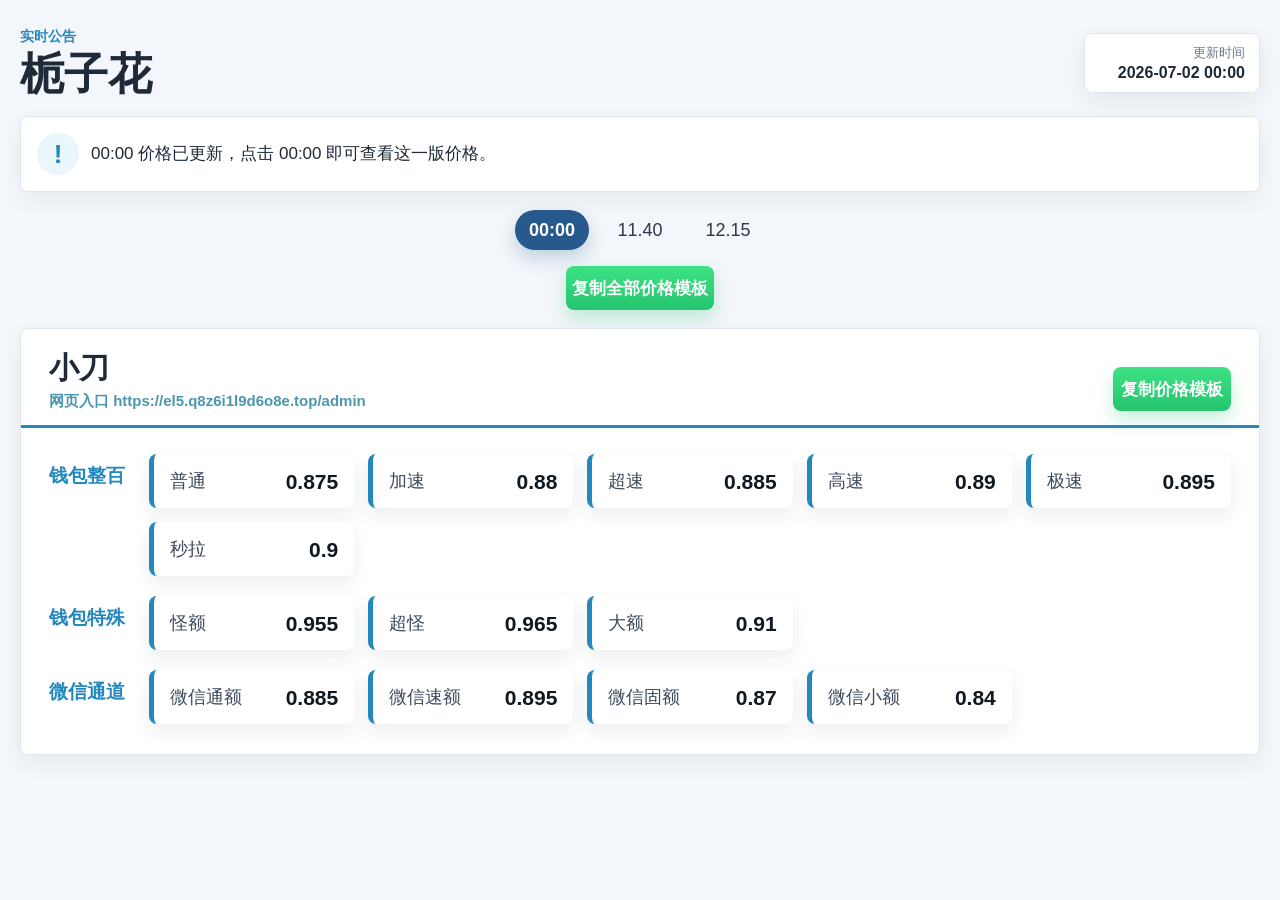
<file: index.html>
<!doctype html>
<html lang="zh-CN">
  <head>
    <meta charset="utf-8">
    <meta name="viewport" content="width=device-width, initial-scale=1">
    <title>公告平台</title>
    <link rel="stylesheet" href="./styles.css">
  </head>
  <body>
    <main class="page">
      <header class="topbar">
        <div>
          <p class="eyebrow">实时公告</p>
          <h1 id="site-title">公告平台</h1>
        </div>
        <div class="status">
          <span>更新时间</span>
          <strong id="updated-at">加载中</strong>
        </div>
      </header>

      <section class="notice" aria-label="公告">
        <div class="notice-mark">!</div>
        <p id="notice-text">正在读取公告内容...</p>
      </section>

      <nav class="time-tabs" id="time-tabs" aria-label="时间标签"></nav>

      <div class="copy-all-bar">
        <button id="copy-all-prices" class="copy-button" type="button">复制全部价格模板</button>
      </div>

      <section id="content" class="content" aria-live="polite"></section>
    </main>

    <template id="section-template">
      <article class="panel">
        <header class="panel-head">
          <div>
            <h2></h2>
            <p class="meta"></p>
          </div>
          <button class="copy-button" type="button">复制</button>
        </header>
        <div class="groups"></div>
      </article>
    </template>

    <template id="group-template">
      <div class="group">
        <h3></h3>
        <div class="items"></div>
      </div>
    </template>

    <template id="item-template">
      <div class="item">
        <span class="label"></span>
        <strong class="value"></strong>
      </div>
    </template>

    <script src="./script.js"></script>
  </body>
</html>
</file>
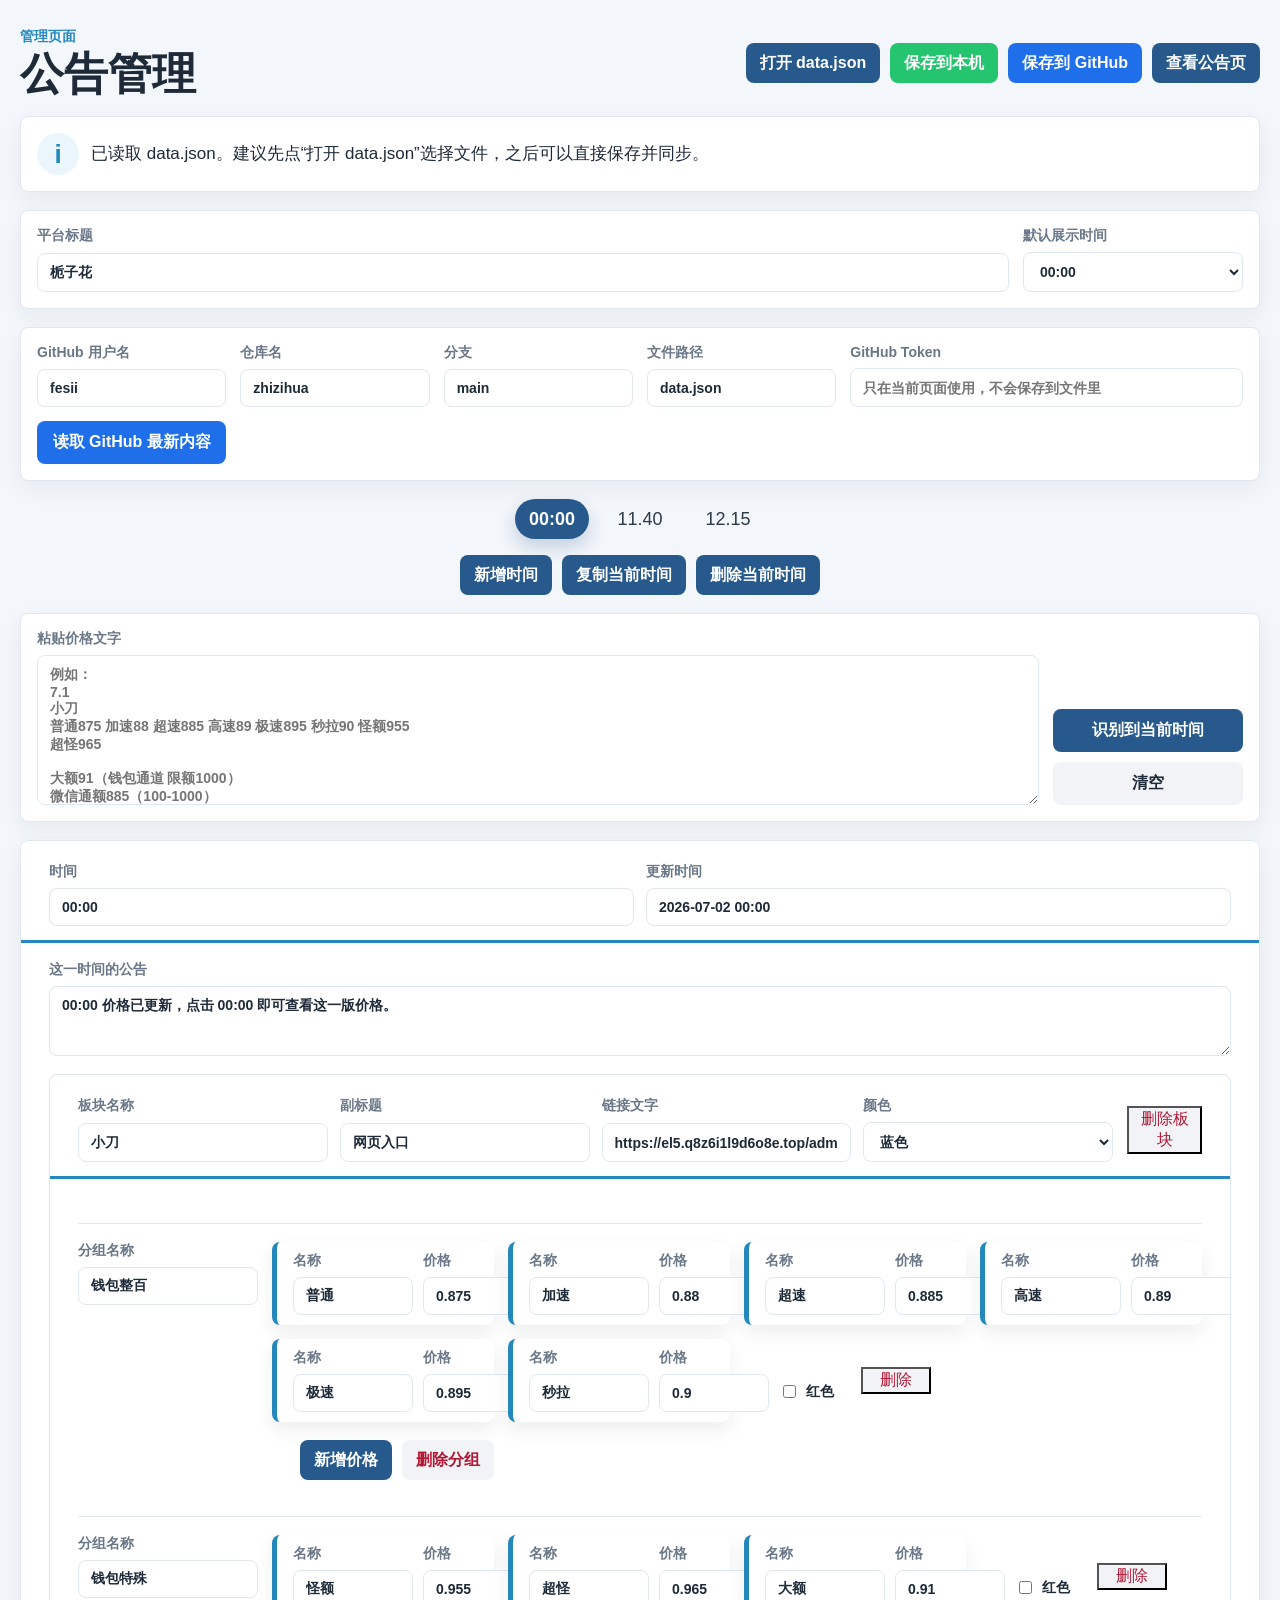
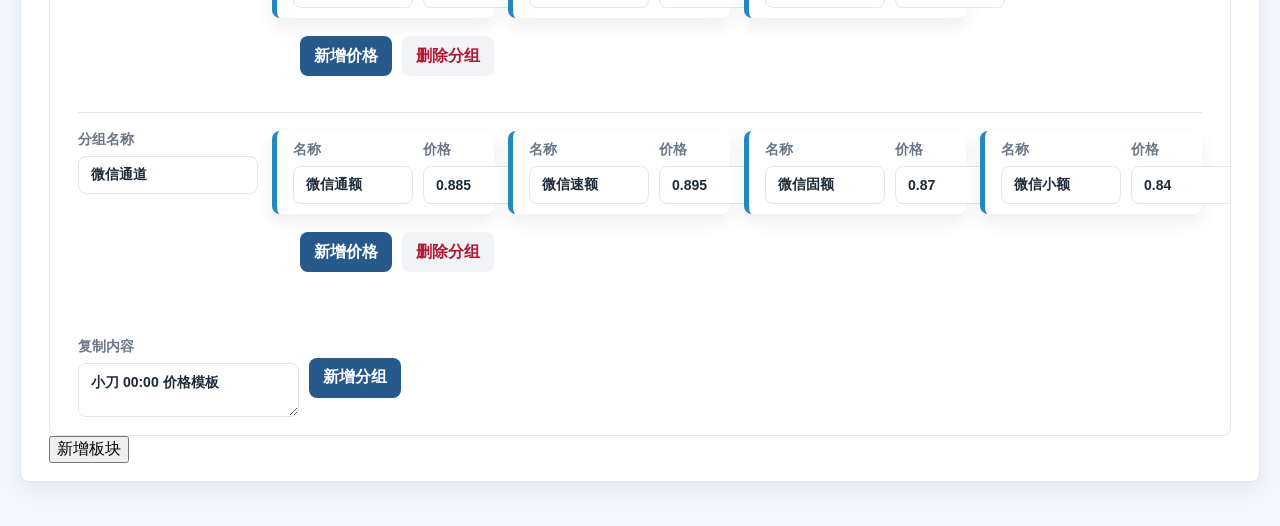
<file: admin.html>
<!doctype html>
<html lang="zh-CN">
  <head>
    <meta charset="utf-8">
    <meta name="viewport" content="width=device-width, initial-scale=1">
    <title>公告管理</title>
    <link rel="stylesheet" href="./styles.css">
    <link rel="stylesheet" href="./admin.css">
  </head>
  <body>
    <main class="page admin-page">
      <header class="topbar">
        <div>
          <p class="eyebrow">管理页面</p>
          <h1>公告管理</h1>
        </div>
        <div class="admin-actions">
          <button id="open-file" type="button">打开 data.json</button>
          <button id="save-file" type="button">保存到本机</button>
          <button id="save-github" type="button">保存到 GitHub</button>
          <a class="view-link" href="./index.html" target="_blank" rel="noreferrer">查看公告页</a>
        </div>
      </header>

      <section class="notice admin-note" aria-label="状态">
        <div class="notice-mark">i</div>
        <p id="save-status">正在读取 data.json...</p>
      </section>

      <section class="admin-card">
        <label>
          平台标题
          <input id="site-title-input" type="text">
        </label>
        <label>
          默认展示时间
          <select id="active-time-input"></select>
        </label>
      </section>

      <section class="admin-card github-card">
        <label>
          GitHub 用户名
          <input id="github-owner" type="text" value="fesii">
        </label>
        <label>
          仓库名
          <input id="github-repo" type="text" value="zhizihua">
        </label>
        <label>
          分支
          <input id="github-branch" type="text" value="main">
        </label>
        <label>
          文件路径
          <input id="github-path" type="text" value="data.json">
        </label>
        <label class="token-field">
          GitHub Token
          <input id="github-token" type="text" placeholder="只在当前页面使用，不会保存到文件里">
        </label>
        <button id="load-github" type="button">读取 GitHub 最新内容</button>
      </section>

      <nav class="time-tabs" id="time-tabs" aria-label="时间标签"></nav>

      <section class="admin-toolbar">
        <button id="add-time" type="button">新增时间</button>
        <button id="copy-time" type="button">复制当前时间</button>
        <button id="delete-time" type="button">删除当前时间</button>
      </section>

      <section class="admin-card import-card">
        <label>
          粘贴价格文字
          <textarea id="paste-prices" rows="8" placeholder="例如：&#10;7.1&#10;小刀&#10;普通875 加速88 超速885 高速89 极速895 秒拉90 怪额955&#10;超怪965&#10;&#10;大额91（钱包通道 限额1000）&#10;微信通额885（100-1000）"></textarea>
        </label>
        <div class="import-actions">
          <button id="import-prices" type="button">识别到当前时间</button>
          <button id="clear-import" type="button">清空</button>
        </div>
      </section>

      <section id="editor" class="content" aria-live="polite"></section>
    </main>

    <template id="page-template">
      <article class="panel admin-panel">
        <header class="panel-head">
          <div class="admin-grid">
            <label>
              时间
              <input data-field="time" type="text" placeholder="例如 14:00">
            </label>
            <label>
              更新时间
              <input data-field="updatedAt" type="text" placeholder="例如 2026-06-29 14:00">
            </label>
          </div>
        </header>
        <div class="admin-section-body">
          <label>
            这一时间的公告
            <textarea data-field="notice" rows="3"></textarea>
          </label>
          <div class="section-list"></div>
          <button class="add-section" type="button">新增板块</button>
        </div>
      </article>
    </template>

    <template id="section-editor-template">
      <article class="panel section-editor">
        <header class="panel-head">
          <div class="admin-grid">
            <label>
              板块名称
              <input data-field="title" type="text">
            </label>
            <label>
              副标题
              <input data-field="subtitle" type="text">
            </label>
            <label>
              链接文字
              <input data-field="linkText" type="text">
            </label>
            <label>
              颜色
              <select data-field="accent">
                <option value="blue">蓝色</option>
                <option value="yellow">黄色</option>
              </select>
            </label>
          </div>
          <button class="danger remove-section" type="button">删除板块</button>
        </header>
        <div class="groups"></div>
        <div class="admin-row-actions">
          <label>
            复制内容
            <textarea data-field="copyText" rows="2"></textarea>
          </label>
          <button class="add-group" type="button">新增分组</button>
        </div>
      </article>
    </template>

    <template id="group-editor-template">
      <div class="group group-editor">
        <label class="group-name">
          分组名称
          <input data-field="name" type="text">
        </label>
        <div>
          <div class="items"></div>
          <div class="admin-row-actions">
            <button class="add-item" type="button">新增价格</button>
            <button class="danger remove-group" type="button">删除分组</button>
          </div>
        </div>
      </div>
    </template>

    <template id="item-editor-template">
      <div class="item item-editor">
        <label>
          名称
          <input data-field="label" type="text">
        </label>
        <label>
          价格
          <input data-field="value" type="text">
        </label>
        <label class="check-label">
          <input data-field="highlight" type="checkbox">
          红色
        </label>
        <button class="danger remove-item" type="button">删除</button>
      </div>
    </template>

    <script src="./admin.js"></script>
  </body>
</html>
</file>
<file: styles.css>
:root {
  color-scheme: light;
  --bg: #f3f6fa;
  --text: #1e2a38;
  --muted: #6a7788;
  --line: #dfe7ef;
  --panel: #ffffff;
  --blue: #2488bd;
  --blue-dark: #27598d;
  --yellow: #e7c94a;
  --green: #25c46f;
  --red: #db304d;
  font-family: "Microsoft YaHei", "PingFang SC", "Segoe UI", Arial, sans-serif;
}

* {
  box-sizing: border-box;
}

body {
  margin: 0;
  min-height: 100vh;
  background: var(--bg);
  color: var(--text);
}

button {
  font: inherit;
}

.page {
  width: min(1240px, calc(100% - 32px));
  margin: 0 auto;
  padding: 28px 0 44px;
}

.topbar {
  display: flex;
  align-items: center;
  justify-content: space-between;
  gap: 16px;
  margin-bottom: 18px;
}

.eyebrow {
  margin: 0 0 4px;
  color: var(--blue);
  font-size: 14px;
  font-weight: 700;
}

h1 {
  margin: 0;
  font-size: clamp(28px, 4vw, 44px);
  line-height: 1.1;
}

.status {
  min-width: 176px;
  padding: 10px 14px;
  border: 1px solid var(--line);
  border-radius: 8px;
  background: var(--panel);
  text-align: right;
  box-shadow: 0 8px 22px rgba(31, 58, 88, 0.07);
}

.status span {
  display: block;
  color: var(--muted);
  font-size: 13px;
}

.status strong {
  display: block;
  margin-top: 2px;
  font-size: 16px;
}

.notice {
  display: grid;
  grid-template-columns: 42px 1fr;
  align-items: center;
  gap: 12px;
  margin-bottom: 18px;
  padding: 16px;
  border: 1px solid var(--line);
  border-radius: 8px;
  background: var(--panel);
  box-shadow: 0 8px 22px rgba(31, 58, 88, 0.06);
}

.notice-mark {
  display: grid;
  width: 42px;
  height: 42px;
  place-items: center;
  border-radius: 50%;
  background: #eaf6fb;
  color: var(--blue);
  font-size: 26px;
  font-weight: 900;
}

.notice p {
  margin: 0;
  font-size: 17px;
  line-height: 1.7;
}

.time-tabs {
  display: flex;
  justify-content: center;
  flex-wrap: wrap;
  gap: 14px;
  margin: 12px 0 16px;
}

.time-tabs button {
  min-width: 74px;
  height: 40px;
  border: 0;
  border-radius: 20px;
  background: transparent;
  color: #2d3a48;
  font-size: 18px;
  cursor: pointer;
}

.time-tabs button:hover {
  background: #e9f0f7;
}

.time-tabs .active {
  background: var(--blue-dark);
  color: #fff;
  font-weight: 800;
  box-shadow: 0 8px 18px rgba(39, 89, 141, 0.24);
}

.copy-all-bar {
  display: flex;
  justify-content: center;
  margin: 0 0 18px;
}

.content {
  display: grid;
  gap: 28px;
}

.panel {
  border: 1px solid var(--line);
  border-radius: 8px;
  background: var(--panel);
  box-shadow: 0 8px 22px rgba(31, 58, 88, 0.06);
  overflow: hidden;
}

.panel-head {
  display: flex;
  align-items: end;
  justify-content: space-between;
  gap: 14px;
  padding: 22px 28px 14px;
  border-bottom: 3px solid var(--blue);
}

.panel[data-accent="yellow"] .panel-head {
  border-bottom-color: var(--blue);
}

.panel h2 {
  margin: 0;
  font-size: 30px;
  line-height: 1.1;
}

.meta {
  margin: 8px 0 0;
  color: #4c97ad;
  font-size: 15px;
  font-weight: 700;
  word-break: break-all;
}

.copy-button {
  min-width: 118px;
  height: 44px;
  border: 0;
  border-radius: 8px;
  background: linear-gradient(180deg, #3ee184, var(--green));
  color: #fff;
  font-size: 17px;
  font-weight: 800;
  cursor: pointer;
  box-shadow: 0 9px 18px rgba(37, 196, 111, 0.25);
}

.groups {
  display: grid;
  gap: 20px;
  padding: 26px 28px 30px;
}

.group {
  display: grid;
  grid-template-columns: 86px 1fr;
  align-items: start;
  gap: 14px;
}

.group h3 {
  margin: 11px 0 0;
  color: var(--blue);
  font-size: 19px;
  line-height: 1.2;
}

.items {
  display: grid;
  grid-template-columns: repeat(auto-fill, minmax(190px, 1fr));
  gap: 14px;
}

.item {
  display: grid;
  grid-template-columns: minmax(0, 1fr) auto;
  align-items: center;
  gap: 10px;
  min-height: 54px;
  padding: 10px 16px;
  border-left: 5px solid var(--blue);
  border-radius: 8px;
  background: #fff;
  box-shadow: 0 8px 18px rgba(30, 42, 56, 0.08);
}

.panel[data-accent="yellow"] .item {
  border-left-color: var(--yellow);
}

.label {
  min-width: 0;
  color: #3d4b5b;
  font-size: 18px;
  line-height: 1.25;
  overflow-wrap: anywhere;
}

.value {
  color: #101820;
  font-size: 21px;
  line-height: 1.1;
}

.item.highlight .value {
  color: var(--red);
}

.error {
  padding: 22px;
  border: 1px solid #ffd1d9;
  border-radius: 8px;
  background: #fff5f7;
  color: #b21835;
  font-weight: 700;
}

@media (max-width: 720px) {
  .page {
    width: min(100% - 20px, 1240px);
    padding-top: 16px;
  }

  .topbar,
  .panel-head {
    align-items: stretch;
    flex-direction: column;
  }

  .status {
    width: 100%;
    text-align: left;
  }

  .time-tabs {
    justify-content: flex-start;
    gap: 8px;
  }

  .time-tabs button {
    min-width: 64px;
    height: 36px;
    font-size: 15px;
  }

  .panel-head,
  .groups {
    padding-left: 14px;
    padding-right: 14px;
  }

  .panel h2 {
    font-size: 25px;
  }

  .group {
    grid-template-columns: 1fr;
    gap: 8px;
  }

  .group h3 {
    margin-top: 0;
  }

  .items {
    grid-template-columns: 1fr;
  }
}
</file>
<file: admin.css>
.admin-page input,
.admin-page textarea,
.admin-page select {
  width: 100%;
  border: 1px solid var(--line);
  border-radius: 8px;
  background: #fff;
  color: var(--text);
  font: inherit;
  padding: 10px 12px;
}

.admin-page textarea {
  resize: vertical;
}

.admin-page label {
  display: grid;
  gap: 7px;
  color: var(--muted);
  font-size: 14px;
  font-weight: 700;
}

.admin-actions,
.admin-toolbar,
.admin-row-actions {
  display: flex;
  align-items: center;
  flex-wrap: wrap;
  gap: 10px;
}

.admin-actions button,
.admin-toolbar button,
.admin-row-actions button,
.view-link {
  min-height: 40px;
  border: 0;
  border-radius: 8px;
  background: var(--blue-dark);
  color: #fff;
  cursor: pointer;
  font-weight: 800;
  padding: 0 14px;
  text-decoration: none;
  display: inline-grid;
  place-items: center;
}

.admin-actions #save-file {
  background: var(--green);
}

.admin-actions #save-github,
.github-card #load-github {
  background: #1f6feb;
}

.danger {
  background: #f1f3f6 !important;
  color: #b21835 !important;
}

.admin-note {
  margin-bottom: 18px;
}

.admin-card {
  display: grid;
  grid-template-columns: minmax(0, 1fr) 220px;
  gap: 14px;
  margin-bottom: 18px;
  padding: 16px;
  border: 1px solid var(--line);
  border-radius: 8px;
  background: var(--panel);
  box-shadow: 0 8px 22px rgba(31, 58, 88, 0.06);
}

.github-card {
  grid-template-columns: repeat(auto-fit, minmax(170px, 1fr));
}

.import-card {
  grid-template-columns: 1fr 190px;
}

.import-actions {
  display: grid;
  align-content: end;
  gap: 10px;
}

.import-actions button {
  min-height: 43px;
  border: 0;
  border-radius: 8px;
  background: var(--blue-dark);
  color: #fff;
  cursor: pointer;
  font-weight: 800;
}

.import-actions #clear-import {
  background: #f1f3f6;
  color: var(--text);
}

.github-card .token-field {
  grid-column: span 2;
}

.github-card button {
  min-height: 43px;
  align-self: end;
  border: 0;
  border-radius: 8px;
  color: #fff;
  cursor: pointer;
  font-weight: 800;
}

.admin-toolbar {
  justify-content: center;
  margin-bottom: 18px;
}

.admin-grid {
  display: grid;
  grid-template-columns: repeat(auto-fit, minmax(190px, 1fr));
  gap: 12px;
  width: 100%;
}

.admin-panel .panel-head,
.section-editor .panel-head {
  align-items: center;
}

.admin-section-body,
.admin-row-actions {
  padding: 18px 28px;
}

.section-list,
.section-editor .groups {
  display: grid;
  gap: 18px;
  margin-top: 18px;
}

.section-editor {
  box-shadow: none;
}

.group-editor {
  grid-template-columns: 180px 1fr;
  border-top: 1px solid var(--line);
  padding-top: 18px;
}

.item-editor {
  grid-template-columns: minmax(120px, 1fr) minmax(110px, 150px) 72px 70px;
  min-height: 64px;
}

.check-label {
  align-items: center;
  display: flex !important;
  gap: 7px !important;
  color: var(--text) !important;
  margin-top: 22px;
}

.check-label input {
  width: auto;
}

@media (max-width: 820px) {
  .admin-card,
  .import-card,
  .group-editor,
  .item-editor {
    grid-template-columns: 1fr;
  }

  .github-card .token-field {
    grid-column: auto;
  }

  .admin-actions {
    align-items: stretch;
    flex-direction: column;
  }

  .admin-actions button,
  .view-link {
    width: 100%;
  }
}
</file>
